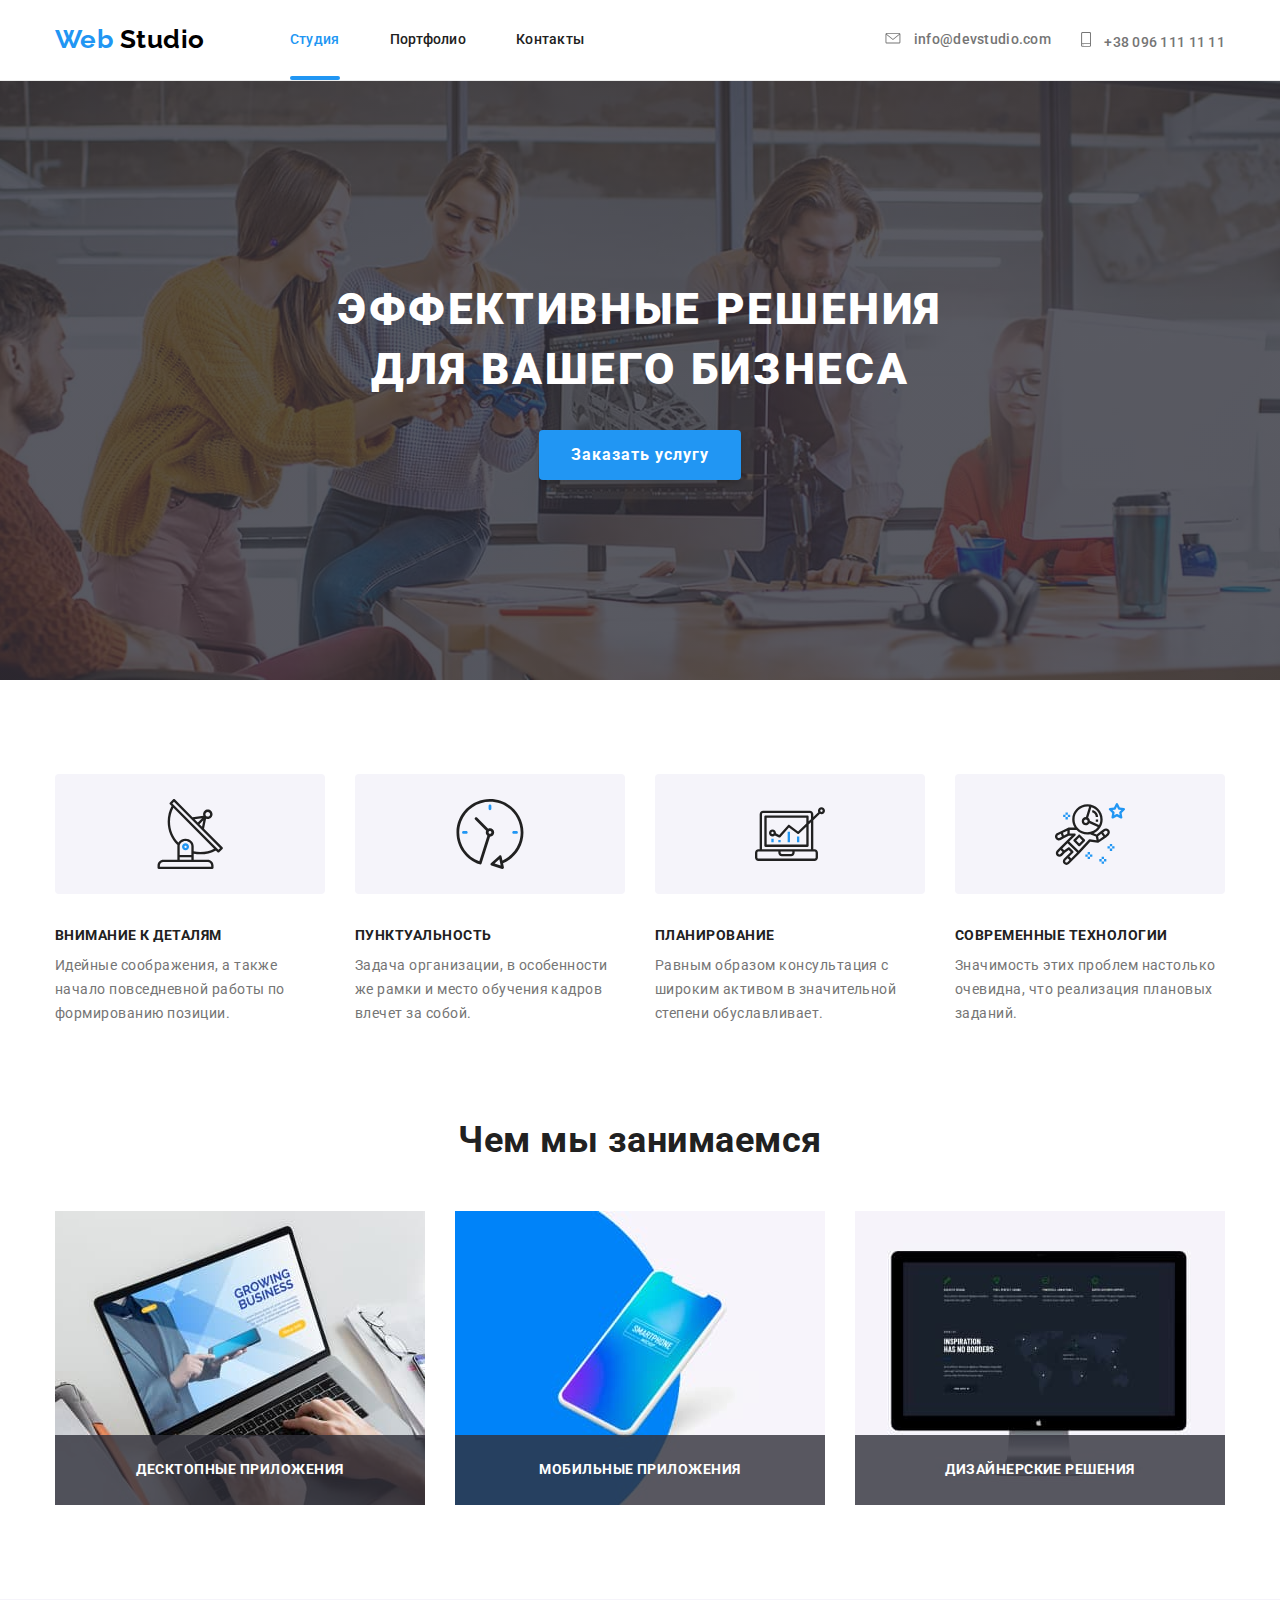
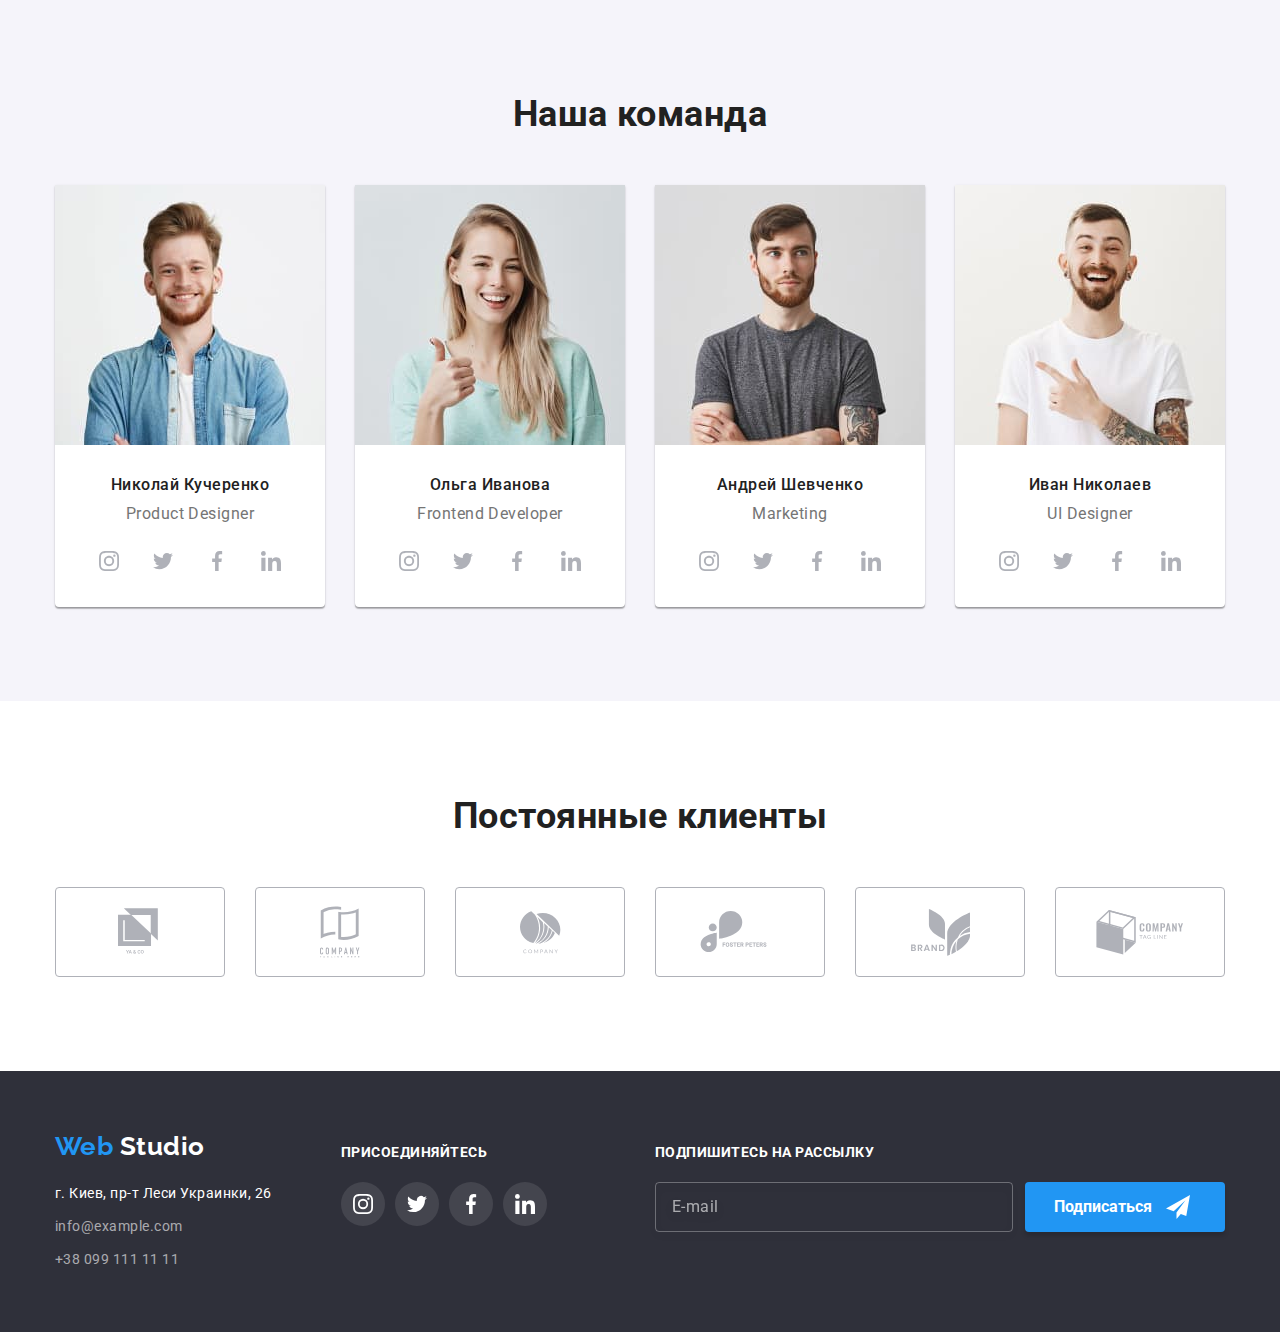
<file: index.html>
<!DOCTYPE html>
<html lang="ru">
  <head>
    <meta charset="UTF-8" />
    <meta name="viewport" content="width=device-width, initial-scale=1.0" />
    <title>Веб-студия</title>
    <link
      href="https://fonts.googleapis.com/css2?family=Raleway:wght@700&family=Roboto:wght@400;500;700;900&display=swap"
      rel="stylesheet"
    />
    <link rel="stylesheet" href="./css/normalize.css" />
    <link rel="stylesheet" href="./css/styles.css" />
  </head>

  <body>
    <!-- Шапка-->
    <header class="header">
      <div class="container">
        <nav class="navigation-panel">
          <a href="./index.html" lang="en" class="logo link"
            ><span class="accent">Web</span> Studio</a
          >
          <ul class="navigation-list list">
            <li class="navigation-list-item">
              <a
                href="./index.html"
                class="navigation-list-item-link link current"
                >Студия</a
              >
            </li>
            <li class="navigation-list-item">
              <a href="./portfolio.html" class="navigation-list-item-link link"
                >Портфолио</a
              >
            </li>
            <li class="navigation-list-item">
              <a href="" class="navigation-list-item-link link">Контакты</a>
            </li>
          </ul>
        </nav>

        <ul class="social-adress-list list">
          <li class="social-adress-list-item">
            <a
              href="mailto:info@devstudio.com"
              lang="en"
              class="social-adress-list-item-link link"
              aria-label="иконка почты"
              ><svg class="icon-email">
                <use href="./images/sprite.svg#icon-email"></use>
              </svg>
              info@devstudio.com
            </a>
          </li>
          <li class="social-adress-list-item">
            <a
              href="tel:+380961111111"
              class="social-adress-list-item-link link"
              aria-label="иконка телефона"
              ><svg class="icon-phone">
                <use href="./images/sprite.svg#icon-phone"></use>
              </svg>
              +38 096 111 11 11
            </a>
          </li>
        </ul>
      </div>
    </header>

    <main>
      <!--Герой секция-->
      <section class="hero">
        <div class="container">
          <h1 class="hero-title">
            Эффективные решения <br />для вашего бизнеса
          </h1>
          <button type="button" class="button">Заказать услугу</button>
        </div>
      </section>

      <!--Особенности-->
      <section class="features">
        <div class="container">
          <h2 hidden>Особенности</h2>
          <ul class="features-list list">
            <li class="features-list-item icon-antenna">
              <svg class="features-svg">
                <use href="./images/sprite.svg#icon-antenna"></use>
              </svg>
              <h3 class="features-list-item-title">Внимание к деталям</h3>
              <p class="features-list-item-text">
                Идейные соображения, а также начало повседневной работы по
                формированию позиции.
              </p>
            </li>
            <li class="features-list-item icon-clock">
              <svg class="features-svg">
                <use href="./images/sprite.svg#icon-clock"></use>
              </svg>
              <h3 class="features-list-item-title">Пунктуальность</h3>
              <p class="features-list-item-text">
                Задача организации, в особенности же рамки и место обучения
                кадров влечет за собой.
              </p>
            </li>
            <li class="features-list-item icon-desktop">
              <svg class="features-svg">
                <use href="./images/sprite.svg#icon-desktop"></use>
              </svg>
              <h3 class="features-list-item-title">Планирование</h3>
              <p class="features-list-item-text">
                Равным образом консультация с широким активом в значительной
                степени обуславливает.
              </p>
            </li>
            <li class="features-list-item icon-cosmonaut">
              <svg class="features-svg">
                <use href="./images/sprite.svg#icon-cosmonaut"></use>
              </svg>
              <h3 class="features-list-item-title">Современные технологии</h3>
              <p class="features-list-item-text">
                Значимость этих проблем настолько очевидна, что реализация
                плановых заданий.
              </p>
            </li>
          </ul>
        </div>
      </section>

      <!--Чем мы занимаемся-->
      <section class="services">
        <div class="container">
          <h2 class="title">Чем мы занимаемся</h2>
          <div class="container-list">
            <ul class="services-list list">
              <li class="services-list-item">
                <img
                  src="./images/working/notebook.jpg"
                  class="services-list-item-img"
                  alt="Ноутбук"
                  width="370"
                  height="294"
                />
                <p class="services-list-item-text">Десктопные приложения</p>
              </li>
              <li class="services-list-item">
                <img
                  src="./images/working/smartphone.jpg"
                  class="services-list-item-img"
                  alt="Смартфон"
                  width="370"
                  height="294"
                />
                <p class="services-list-item-text">Мобильные приложения</p>
              </li>
              <li class="services-list-item">
                <img
                  src="./images/working/computer.jpg"
                  class="services-list-item-img"
                  alt="Компьютер"
                  width="370"
                  height="294"
                />
                <p class="services-list-item-text">Дизайнерские решения</p>
              </li>
            </ul>
          </div>
        </div>
      </section>

      <!--Наша команда-->
      <section class="team">
        <div class="container">
          <h2 class="title">Наша команда</h2>
          <div class="container-team">
            <ul class="team-list list">
              <li class="team-list-item">
                <img
                  src="./images/team/photo1.jpg"
                  class="team-list-item-img"
                  alt="Фото Николая Кучеренко"
                  width="270"
                  height="260"
                />
                <h3 class="team-list-item-name">Николай Кучеренко</h3>
                <p class="team-list-item-position" lang="en">
                  Product Designer
                </p>
                <ul class="social-list list">
                  <li class="social-list-item">
                    <a
                      class="social-list-item-link"
                      href=""
                      target="_blank"
                      aria-label="ссылка на инстаграмм"
                      ><svg class="social-svg" width="20" height="20">
                        <use
                          href="./images/sprite.svg#icon-instagram"
                        ></use></svg
                    ></a>
                  </li>
                  <li class="social-list-item">
                    <a
                      class="social-list-item-link"
                      href=""
                      target="_blank"
                      aria-label="ссылка на твиттер"
                      ><svg class="social-svg" width="20" height="20">
                        <use href="./images/sprite.svg#icon-twitter"></use></svg
                    ></a>
                  </li>
                  <li class="social-list-item">
                    <a
                      class="social-list-item-link"
                      href=""
                      target="_blank"
                      aria-label="ссылка на фейсбук"
                      ><svg class="social-svg" width="20" height="20">
                        <use
                          href="./images/sprite.svg#icon-facebook"
                        ></use></svg
                    ></a>
                  </li>
                  <li class="social-list-item">
                    <a
                      class="social-list-item-link"
                      href=""
                      target="_blank"
                      aria-label="ссылка на линкедин"
                      ><svg class="social-svg" width="20" height="20">
                        <use
                          href="./images/sprite.svg#icon-linkedin"
                        ></use></svg
                    ></a>
                  </li>
                </ul>
              </li>
              <li class="team-list-item">
                <img
                  src="./images/team/photo2.jpg"
                  class="team-list-item-img"
                  alt="Фото Ольги Ивановой"
                  width="270"
                  height="260"
                />
                <h3 class="team-list-item-name">Ольга Иванова</h3>
                <p class="team-list-item-position" lang="en">
                  Frontend Developer
                </p>
                <ul class="social-list list">
                  <li class="social-list-item">
                    <a
                      class="social-list-item-link"
                      href=""
                      target="_blank"
                      aria-label="ссылка на инстаграмм"
                      ><svg class="social-svg" width="20" height="20">
                        <use
                          href="./images/sprite.svg#icon-instagram"
                        ></use></svg
                    ></a>
                  </li>
                  <li class="social-list-item">
                    <a
                      class="social-list-item-link"
                      href=""
                      target="_blank"
                      aria-label="ссылка на твиттер"
                      ><svg class="social-svg" width="20" height="20">
                        <use href="./images/sprite.svg#icon-twitter"></use></svg
                    ></a>
                  </li>
                  <li class="social-list-item">
                    <a
                      class="social-list-item-link"
                      href=""
                      target="_blank"
                      aria-label="ссылка на фейсбук"
                      ><svg class="social-svg" width="20" height="20">
                        <use
                          href="./images/sprite.svg#icon-facebook"
                        ></use></svg
                    ></a>
                  </li>
                  <li class="social-list-item">
                    <a
                      class="social-list-item-link"
                      href=""
                      target="_blank"
                      aria-label="ссылка на линкедин"
                      ><svg class="social-svg" width="20" height="20">
                        <use
                          href="./images/sprite.svg#icon-linkedin"
                        ></use></svg
                    ></a>
                  </li>
                </ul>
              </li>
              <li class="team-list-item">
                <img
                  src="./images/team/photo3.jpg"
                  class="team-list-item-img"
                  alt="Фото Андрея Шевченко"
                  width="270"
                  height="260"
                />
                <h3 class="team-list-item-name">Андрей Шевченко</h3>
                <p class="team-list-item-position" lang="en">Marketing</p>
                <ul class="social-list list">
                  <li class="social-list-item">
                    <a
                      class="social-list-item-link"
                      href=""
                      target="_blank"
                      aria-label="ссылка на инстаграмм"
                      ><svg class="social-svg" width="20" height="20">
                        <use
                          href="./images/sprite.svg#icon-instagram"
                        ></use></svg
                    ></a>
                  </li>
                  <li class="social-list-item">
                    <a
                      class="social-list-item-link"
                      href=""
                      target="_blank"
                      aria-label="ссылка на твиттер"
                      ><svg class="social-svg" width="20" height="20">
                        <use href="./images/sprite.svg#icon-twitter"></use></svg
                    ></a>
                  </li>
                  <li class="social-list-item">
                    <a
                      class="social-list-item-link"
                      href=""
                      target="_blank"
                      aria-label="ссылка на фейсбук"
                      ><svg class="social-svg" width="20" height="20">
                        <use
                          href="./images/sprite.svg#icon-facebook"
                        ></use></svg
                    ></a>
                  </li>
                  <li class="social-list-item">
                    <a
                      class="social-list-item-link"
                      href=""
                      target="_blank"
                      aria-label="ссылка на линкедин"
                      ><svg class="social-svg" width="20" height="20">
                        <use
                          href="./images/sprite.svg#icon-linkedin"
                        ></use></svg
                    ></a>
                  </li>
                </ul>
              </li>
              <li class="team-list-item">
                <img
                  src="./images/team/photo4.jpg"
                  class="team-list-item-img"
                  alt="Фото Ивана Николаева"
                  width="270"
                  height="260"
                />
                <h3 class="team-list-item-name">Иван Николаев</h3>
                <p class="team-list-item-position" lang="en">UI Designer</p>
                <ul class="social-list list">
                  <li class="social-list-item">
                    <a
                      class="social-list-item-link"
                      href=""
                      target="_blank"
                      aria-label="ссылка на инстаграмм"
                      ><svg class="social-svg" width="20" height="20">
                        <use
                          href="./images/sprite.svg#icon-instagram"
                        ></use></svg
                    ></a>
                  </li>
                  <li class="social-list-item">
                    <a
                      class="social-list-item-link"
                      href=""
                      target="_blank"
                      aria-label="ссылка на твиттер"
                      ><svg class="social-svg" width="20" height="20">
                        <use href="./images/sprite.svg#icon-twitter"></use></svg
                    ></a>
                  </li>
                  <li class="social-list-item">
                    <a
                      class="social-list-item-link"
                      href=""
                      target="_blank"
                      aria-label="ссылка на фейсбук"
                      ><svg class="social-svg" width="20" height="20">
                        <use
                          href="./images/sprite.svg#icon-facebook"
                        ></use></svg
                    ></a>
                  </li>
                  <li class="social-list-item">
                    <a
                      class="social-list-item-link"
                      href=""
                      target="_blank"
                      aria-label="ссылка на линкедин"
                      ><svg class="social-svg" width="20" height="20">
                        <use
                          href="./images/sprite.svg#icon-linkedin"
                        ></use></svg
                    ></a>
                  </li>
                </ul>
              </li>
            </ul>
          </div>
        </div>
      </section>

      <!--Постоянные клиенты-->
      <section class="clients">
        <div class="container">
          <h2 class="title">Постоянные клиенты</h2>
          <div class="container-clients">
            <ul class="clients-list list">
              <li class="clients-list-item">
                <a
                  class="clients-list-item-link link"
                  href=""
                  target="_blank"
                  aria-label="ссылка на сайт компании-клиента"
                >
                  <svg class="clients-svg clients1" width="44" height="49">
                    <use href="./images/sprite.svg#icon-clients1"></use>
                  </svg>
                </a>
              </li>
              <li class="clients-list-item">
                <a
                  class="clients-list-item-link link"
                  href=""
                  target="_blank"
                  aria-label="ссылка на сайт компании-клиента"
                  ><svg class="clients-svg clients2" width="40" height="52">
                    <use href="./images/sprite.svg#icon-clients2"></use></svg
                ></a>
              </li>
              <li class="clients-list-item">
                <a
                  class="clients-list-item-link link"
                  href=""
                  target="_blank"
                  aria-label="ссылка на сайт компании-клиента"
                  ><svg class="clients-svg clients3" width="41" height="43">
                    <use
                      href="./images/sprite.svg#icon-clients3"
                      width="41"
                      height="43"
                    ></use>
                  </svg>
                </a>
              </li>
              <li class="clients-list-item">
                <a
                  class="clients-list-item-link link"
                  href=""
                  target="_blank"
                  aria-label="ссылка на сайт компании-клиента"
                  ><svg class="clients-svg clients4" width="80" height="42">
                    <use href="./images/sprite.svg#icon-clients4"></use></svg
                ></a>
              </li>
              <li class="clients-list-item">
                <a
                  class="clients-list-item-link link"
                  href=""
                  target="_blank"
                  aria-label="ссылка на сайт компании-клиента"
                  ><svg class="clients-svg clients5" width="59" height="47">
                    <use href="./images/sprite.svg#icon-clients5"></use></svg
                ></a>
              </li>
              <li class="clients-list-item">
                <a
                  class="clients-list-item-link link"
                  href=""
                  target="_blank"
                  aria-label="ссылка на сайт компании-клиента"
                  ><svg class="clients-svg clients6" width="88" height="45">
                    <use href="./images/sprite.svg#icon-clients6"></use></svg
                ></a>
              </li>
            </ul>
          </div>
        </div>
      </section>
    </main>

    <!--Подвал-->
    <footer class="footer">
      <div class="container">
        <div class="contacts">
          <a href="./index.html" lang="en" class="logo link"
            ><span class="accent">Web</span> Studio</a
          >
          <ul class="contacts-list list">
            <li class="contacts-list-item">
              <address class="contacts-list-item-adress">
                г. Киев, пр-т Леси Украинки, 26
              </address>
            </li>
            <li class="contacts-list-item">
              <address class="contacts-list-item-adress">
                <a
                  class="contacts-list-item-adress-link link"
                  href="mailto:info@example.com"
                  lang="en"
                  >info@example.com</a
                >
              </address>
            </li>
            <li class="contacts-list-item">
              <address class="contacts-list-item-adress">
                <a
                  class="contacts-list-item-adress-link link"
                  href="tel:+380991111111"
                  >+38 099 111 11 11</a
                >
              </address>
            </li>
          </ul>
        </div>
        <div class="socials">
          <b class="appeal">присоединяйтесь</b>
          <ul class="socials-list list">
            <li class="socials-list-item">
              <a
                class="socials-list-item-link icon-instagram"
                href=""
                target="_blank"
                aria-label="ссылка на инстаграмм"
              ></a>
            </li>
            <li class="socials-list-item">
              <a
                class="socials-list-item-link icon-twitter"
                href=""
                target="_blank"
                aria-label="ссылка на твиттер"
              ></a>
            </li>
            <li class="socials-list-item">
              <a
                class="socials-list-item-link icon-facebook"
                href=""
                target="_blank"
                aria-label="ссылка на фейсбук"
              ></a>
            </li>
            <li class="socials-list-item">
              <a
                class="socials-list-item-link icon-linkedin"
                href=""
                target="_blank"
                aria-label="ссылка на линкедин"
              ></a>
            </li>
          </ul>
        </div>
        <div class="sender">
          <b class="appeal">Подпишитесь на рассылку</b>
          <div class="forms">
            <ul class="forms-list">
              <li class="e-mail">E-mail</li>
              <li class="button-form">
                <button class="button-form-send" type="button">
                  Подписаться
                </button>
              </li>
            </ul>
          </div>
        </div>
      </div>
    </footer>
  </body>
</html>
</file>
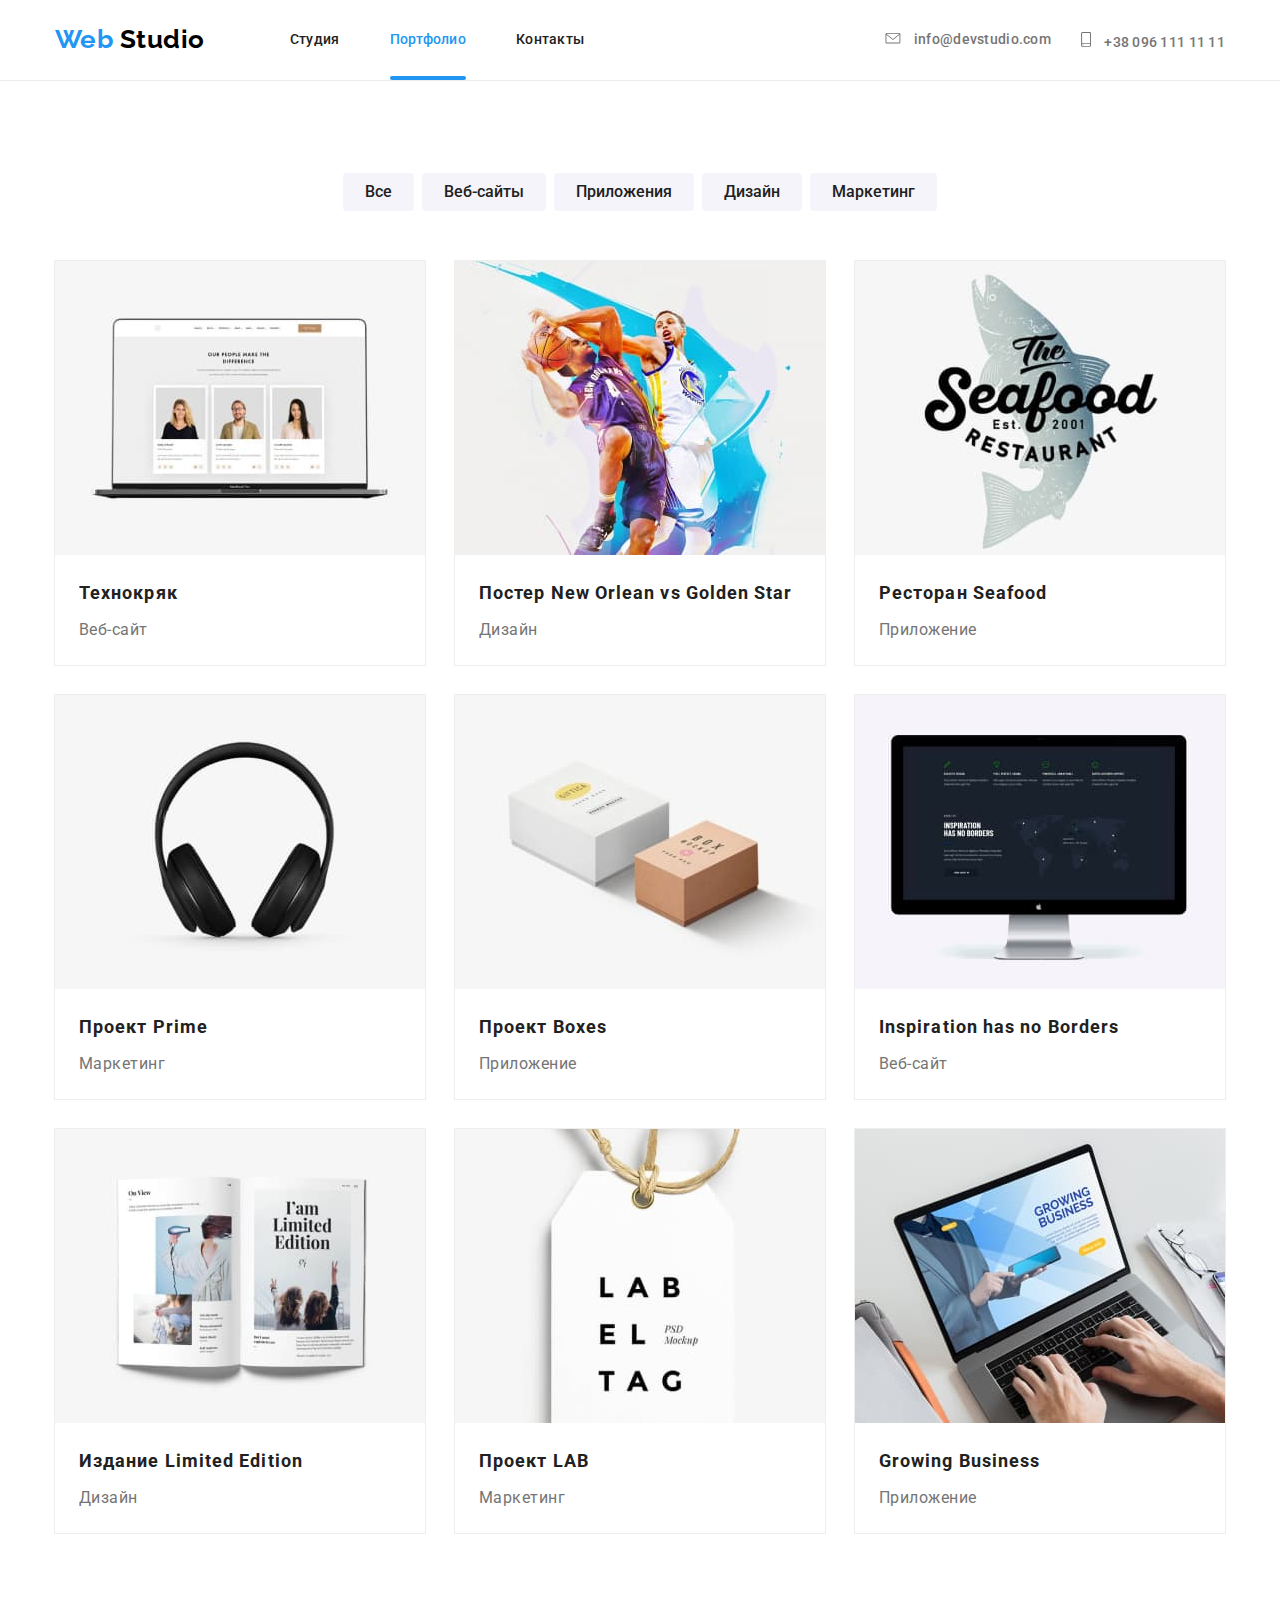
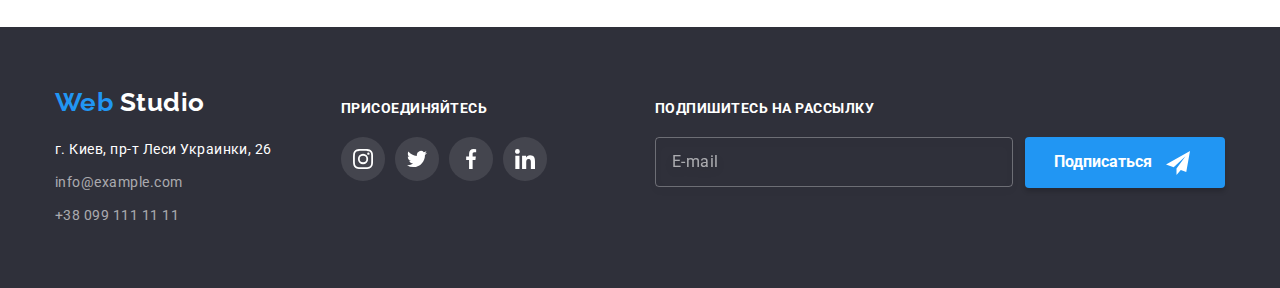
<file: portfolio.html>
<!DOCTYPE html>
<html lang="ru">
  <head>
    <meta charset="UTF-8" />
    <meta name="viewport" content="width=device-width, initial-scale=1.0" />
    <title>Портфолио</title>
    <link
      href="https://fonts.googleapis.com/css2?family=Raleway:wght@700&family=Roboto:wght@400;500;700;900&display=swap"
      rel="stylesheet"
    />
    <link rel="stylesheet" href="./css/normalize.css" />
    <link rel="stylesheet" href="./css/styles.css" />
  </head>

  <body>
    <!-- Шапка-->
    <header class="header">
      <div class="container">
        <nav class="navigation-panel">
          <a class="logo link" href="./index.html" lang="en"
            ><span class="accent">Web</span> Studio</a
          >
          <ul class="navigation-list list">
            <li class="navigation-list-item">
              <a href="./index.html" class="navigation-list-item-link link"
                >Студия</a
              >
            </li>
            <li class="navigation-list-item">
              <a
                href="./portfolio.html"
                class="navigation-list-item-link link current"
                >Портфолио</a
              >
            </li>
            <li class="navigation-list-item">
              <a href="" class="navigation-list-item-link link">Контакты</a>
            </li>
          </ul>
        </nav>

        <ul class="social-adress-list list">
          <li class="social-adress-list-item">
            <a
              href="mailto:info@devstudio.com"
              lang="en"
              class="social-adress-list-item-link link"
              aria-label="иконка почты"
              ><svg class="icon-email">
                <use href="./images/sprite.svg#icon-email"></use>
              </svg>
              info@devstudio.com
            </a>
          </li>
          <li class="social-adress-list-item">
            <a
              href="tel:+380961111111"
              class="social-adress-list-item-link link"
              aria-label="иконка телефона"
              ><svg class="icon-phone">
                <use href="./images/sprite.svg#icon-phone"></use>
              </svg>
              +38 096 111 11 11
            </a>
          </li>
        </ul>
      </div>
    </header>

    <main>
      <section class="portfolio">
        <h1 hidden>Портфолио работ</h1>
        <ul class="portfolio-filters-list list">
          <li class="portfolio-filters-list-item">
            <button class="filters-btn" type="button">Все</button>
          </li>
          <li class="portfolio-filters-list-item">
            <button class="filters-btn" type="button">Веб-сайты</button>
          </li>
          <li class="portfolio-filters-list-item">
            <button class="filters-btn" type="button">Приложения</button>
          </li>
          <li class="portfolio-filters-list-item">
            <button class="filters-btn" type="button">Дизайн</button>
          </li>
          <li class="portfolio-filters-list-item">
            <button class="filters-btn" type="button">Маркетинг</button>
          </li>
        </ul>
        <ul class="portfolio-example-list list">
          <li class="portfolio-example-list-item">
            <a class="portfolio-example-list-item-link link" href="">
              <div class="overlay-img">
                <img
                  class="portfolio-example-list-item-img"
                  src="./images/portfolio/portfolio-1.jpg"
                  alt="портфолио сайта технокряк"
                  width="370"
                  height="294"
                />
                <p class="portfolio-example-list-item-backend">
                  Технокряк это современная площадка распространения
                  коронавируса. Компании используют эту платформу для цифрового
                  шпионажа и атак на защищённые сервера конкурентов.
                </p>
              </div>
              <h2 class="portfolio-example-list-item-project">Технокряк</h2>
              <p class="portfolio-example-list-item-type">Веб-сайт</p>
            </a>
          </li>
          <li class="portfolio-example-list-item">
            <a class="portfolio-example-list-item-link link" href="">
              <div class="overlay-img">
                <img
                  class="portfolio-example-list-item-img"
                  src="./images/portfolio/portfolio-2.jpg"
                  alt="два парня играют в баскетбол"
                  width="370"
                  height="294"
                />
                <p class="portfolio-example-list-item-backend">
                  Технокряк это современная площадка распространения
                  коронавируса. Компании используют эту платформу для цифрового
                  шпионажа и атак на защищённые сервера конкурентов.
                </p>
              </div>
              <div class="overlay-border">
                <h2 class="portfolio-example-list-item-project">
                  Постер <span lang="en">New Orlean vs Golden Star</span>
                </h2>
                <p class="portfolio-example-list-item-type">Дизайн</p>
              </div>
            </a>
          </li>
          <li class="portfolio-example-list-item">
            <a class="portfolio-example-list-item-link link" href="">
              <div class="overlay-img">
                <img
                  class="portfolio-example-list-item-img"
                  src="./images/portfolio/portfolio-3.jpg"
                  alt="логотип ресторана сифуд"
                  width="370"
                  height="294"
                />
                <p class="portfolio-example-list-item-backend">
                  Технокряк это современная площадка распространения
                  коронавируса. Компании используют эту платформу для цифрового
                  шпионажа и атак на защищённые сервера конкурентов.
                </p>
              </div>
              <div class="overlay-border">
                <h2 class="portfolio-example-list-item-project">
                  Ресторан <span lang="en">Seafood</span>
                </h2>
                <p class="portfolio-example-list-item-type">Приложение</p>
              </div>
            </a>
          </li>
          <li class="portfolio-example-list-item">
            <a class="portfolio-example-list-item-link link" href="">
              <div class="overlay-img">
                <img
                  class="portfolio-example-list-item-img"
                  src="./images/portfolio/portfolio-4.jpg"
                  alt="большие наушники"
                  width="370"
                  height="294"
                />
                <p class="portfolio-example-list-item-backend">
                  Технокряк это современная площадка распространения
                  коронавируса. Компании используют эту платформу для цифрового
                  шпионажа и атак на защищённые сервера конкурентов.
                </p>
              </div>
              <div class="overlay-border">
                <h2 class="portfolio-example-list-item-project">
                  Проект <span lang="en">Prime</span>
                </h2>
                <p class="portfolio-example-list-item-type">Маркетинг</p>
              </div>
            </a>
          </li>
          <li class="portfolio-example-list-item">
            <a class="portfolio-example-list-item-link link" href="">
              <div class="overlay-img">
                <img
                  class="portfolio-example-list-item-img"
                  src="./images/portfolio/portfolio-5.jpg"
                  alt="две коробки"
                  width="370"
                  height="294"
                />
                <p class="portfolio-example-list-item-backend">
                  Технокряк это современная площадка распространения
                  коронавируса. Компании используют эту платформу для цифрового
                  шпионажа и атак на защищённые сервера конкурентов.
                </p>
              </div>
              <div class="overlay-border">
                <h2 class="portfolio-example-list-item-project">
                  Проект <span lang="en">Boxes</span>
                </h2>
                <p class="portfolio-example-list-item-type">Приложение</p>
              </div>
            </a>
          </li>
          <li class="portfolio-example-list-item">
            <a class="portfolio-example-list-item-link link" href="">
              <div class="overlay-img">
                <img
                  class="portfolio-example-list-item-img"
                  src="./images/portfolio/portfolio-6.jpg"
                  alt="монитор компьютера"
                  width="370"
                  height="294"
                />
                <p class="portfolio-example-list-item-backend">
                  Технокряк это современная площадка распространения
                  коронавируса. Компании используют эту платформу для цифрового
                  шпионажа и атак на защищённые сервера конкурентов.
                </p>
              </div>
              <div class="overlay-border">
                <h2 class="portfolio-example-list-item-project">
                  Inspiration has no Borders
                </h2>
                <p class="portfolio-example-list-item-type">Веб-сайт</p>
              </div>
            </a>
          </li>
          <li class="portfolio-example-list-item">
            <a class="portfolio-example-list-item-link link" href="">
              <div class="overlay-img">
                <img
                  class="portfolio-example-list-item-img"
                  src="./images/portfolio/portfolio-7.jpg"
                  alt="разворот журнала"
                  width="370"
                  height="294"
                />
                <p class="portfolio-example-list-item-backend">
                  Технокряк это современная площадка распространения
                  коронавируса. Компании используют эту платформу для цифрового
                  шпионажа и атак на защищённые сервера конкурентов.
                </p>
              </div>
              <div class="overlay-border">
                <h2 class="portfolio-example-list-item-project">
                  Издание <span lang="en">Limited Edition</span>
                </h2>
                <p class="portfolio-example-list-item-type">Дизайн</p>
              </div>
            </a>
          </li>
          <li class="portfolio-example-list-item">
            <a class="portfolio-example-list-item-link link" href="">
              <div class="overlay-img">
                <img
                  class="portfolio-example-list-item-img"
                  src="./images/portfolio/portfolio-8.jpg"
                  alt="бирка лаб"
                  width="370"
                  height="294"
                />
                <p class="portfolio-example-list-item-backend">
                  Технокряк это современная площадка распространения
                  коронавируса. Компании используют эту платформу для цифрового
                  шпионажа и атак на защищённые сервера конкурентов.
                </p>
              </div>
              <div class="overlay-border">
                <h2 class="portfolio-example-list-item-project">
                  Проект <span lang="en">LAB</span>
                </h2>
                <p class="portfolio-example-list-item-type">Маркетинг</p>
              </div>
            </a>
          </li>
          <li class="portfolio-example-list-item">
            <a class="portfolio-example-list-item-link link" href="">
              <div class="overlay-img">
                <img
                  class="portfolio-example-list-item-img"
                  src="./images/portfolio/portfolio-9.jpg"
                  alt="парень печатает на ноутбуке"
                  width="370"
                  height="294"
                />
                <p class="portfolio-example-list-item-backend">
                  Технокряк это современная площадка распространения
                  коронавируса. Компании используют эту платформу для цифрового
                  шпионажа и атак на защищённые сервера конкурентов.
                </p>
              </div>
              <div class="overlay-border">
                <h2 class="portfolio-example-list-item-project" lang="en">
                  Growing Business
                </h2>
                <p class="portfolio-example-list-item-type">Приложение</p>
              </div>
            </a>
          </li>
        </ul>
      </section>
    </main>

    <!--Подвал-->
    <footer class="footer">
      <div class="container">
        <div class="contacts">
          <a href="./index.html" lang="en" class="logo link"
            ><span class="accent">Web</span> Studio</a
          >
          <ul class="contacts-list list">
            <li class="contacts-list-item">
              <address class="contacts-list-item-adress">
                г. Киев, пр-т Леси Украинки, 26
              </address>
            </li>
            <li class="contacts-list-item">
              <address class="contacts-list-item-adress">
                <a
                  class="contacts-list-item-adress-link link"
                  href="mailto:info@example.com"
                  lang="en"
                  >info@example.com</a
                >
              </address>
            </li>
            <li class="contacts-list-item">
              <address class="contacts-list-item-adress">
                <a
                  class="contacts-list-item-adress-link link"
                  href="tel:+380991111111"
                  >+38 099 111 11 11</a
                >
              </address>
            </li>
          </ul>
        </div>
        <div class="socials">
          <b class="appeal">присоединяйтесь</b>
          <ul class="socials-list list">
            <li class="socials-list-item">
              <a
                class="socials-list-item-link icon-instagram"
                href=""
                target="_blank"
                aria-label="ссылка на инстаграмм"
              ></a>
            </li>
            <li class="socials-list-item">
              <a
                class="socials-list-item-link icon-twitter"
                href=""
                target="_blank"
                aria-label="ссылка на твиттер"
              ></a>
            </li>
            <li class="socials-list-item">
              <a
                class="socials-list-item-link icon-facebook"
                href=""
                target="_blank"
                aria-label="ссылка на фейсбук"
              ></a>
            </li>
            <li class="socials-list-item">
              <a
                class="socials-list-item-link icon-linkedin"
                href=""
                target="_blank"
                aria-label="ссылка на линкедин"
              ></a>
            </li>
          </ul>
        </div>
        <div class="sender">
          <b class="appeal">Подпишитесь на рассылку</b>
          <div class="forms">
            <ul class="forms-list">
              <li class="e-mail">E-mail</li>
              <li class="button-form">
                <button class="button-form-send" type="button">
                  Подписаться
                </button>
              </li>
            </ul>
          </div>
        </div>
      </div>
    </footer>
  </body>
</html>
</file>
<file: css/styles.css>
:root {
  --main-font: "Roboto", sans-serif;
  --secondary-text-color: #757575;
  --first-text-color: #212121;
  --accent-color: #2196f3;
  --footer-bg-color: #2f303a;
  --footer-contact-color: rgba(255, 255, 255, 0.6);
}

body {
  font-family: var(--main-font);
  background-color: #ffffff;
  letter-spacing: 0.03em;
}

.link {
  text-decoration: none;
  display: block;
  cursor: pointer;
}

ul,
li,
h1,
h2,
h3,
p {
  margin: 0;
  padding: 0;
}

img {
  display: block;
}

button {
  margin: 0;
  padding: 0;
  border: 0;
}

/* Шапка */

.header {
  outline: 1px solid #ececec;
}

.header .container {
  display: flex;
  width: 1170px;
  padding-left: 15px;
  padding-right: 15px;
  margin-left: auto;
  margin-right: auto;
  justify-content: space-between;
}

.navigation-panel {
  display: flex;
  align-items: center;
  vertical-align: middle;
}

.navigation-list {
  display: flex;
}

.logo {
  font-family: Raleway;
  font-style: normal;
  font-weight: 700;
  font-size: 26px;
  line-height: 1.19;
  color: #000000;
  margin-right: 85px;
  padding-bottom: 25px;
  padding-top: 24px;
}

.header .current {
  color: var(--accent-color);
}

.current::after {
  content: "";
  display: block;
  width: 100%;

  height: 4px;
  background-color: var(--accent-color);
  border-radius: 2px;
  margin-top: 28px;
}

.list {
  list-style: none;
}

.navigation-list-item {
  align-content: center;
}

.navigation-list-item-link,
.social-adress-list-item-link {
  font-weight: 500;
  font-size: 14px;
  line-height: 1.14;
  letter-spacing: 0.02em;
  color: var(--first-text-color);
  padding-top: 32px;
  transition: color 250ms cubic-bezier(0.4, 0, 0.2, 1);
}

.navigation-list-item:not(:last-child) {
  margin-right: 50px;
}

.accent,
.navigation-list-item-link:hover,
.navigation-list-item-link:focus,
.social-adress-list-item-link:hover,
.social-adress-list-item-link:focus,
.contacts-list-item-adress-link:hover,
.contacts-list-item-adress-link:focus {
  color: var(--accent-color);
}

.navigation-list-item-link::after {
  content: "";
  display: block;
  width: 100%;
  height: 4px;
  background-color: none;
  border-radius: 2px;
  margin-top: 28px;
}

.social-adress-list-item-link {
  color: var(--secondary-text-color);
}

.icon-email {
  width: 16px;
  height: 11.2px;
}

.icon-phone {
  width: 10px;
  height: 14.94px;
}

.icon-email,
.icon-phone {
  margin-right: 10px;
  fill: var(--secondary-text-color);

  transition: fill 250ms cubic-bezier(0.4, 0, 0.2, 1);
}

.social-adress-list-item-link:hover .icon-email,
.social-adress-list-item-link:hover .icon-phone {
  fill: var(--accent-color);
}

.social-adress-list {
  display: flex;
  justify-content: center;
}

.social-adress-list-item:not(:last-child) {
  margin-right: 30px;
}

/* Секция-герой */

.hero .container {
  display: flex;
  flex-direction: column;
  background-color: #757579;
  background-image: linear-gradient(
      rgba(47, 48, 58, 0.8),
      rgba(47, 48, 58, 0.8)
    ),
    url("../images/hero/bg.jpg");
  background-repeat: no-repeat;
  background-size: cover;
  max-width: 1600px;
  background-position: center;
  height: 600px;
  margin-left: auto;
  margin-right: auto;
}

.hero-title {
  width: 1170px;
  padding-left: 15px;
  padding-right: 15px;
  padding-top: 200px;
  margin-bottom: 30px;
  margin-left: auto;
  margin-right: auto;

  font-weight: 900;
  font-size: 44px;
  line-height: 1.36;
  text-align: center;
  letter-spacing: 0.06em;
  text-transform: uppercase;
  color: #ffffff;
}

.button {
  font-weight: 700;
  font-size: 16px;
  line-height: 1.88;
  display: block;
  text-align: center;
  letter-spacing: 0.06em;
  color: #ffffff;
  background-color: var(--accent-color);
  min-width: 200px;
  height: 50px;
  padding: 10px 32px;
  border-radius: 4px;
  box-shadow: 0px 4px 4px rgba(0, 0, 0, 0.15);
  margin-top: 30px auto;
  margin-left: auto;
  margin-right: auto;
}

/* Особенности */

.features .container {
  width: 1170px;
  padding-left: 15px;
  padding-right: 15px;
  margin-left: auto;
  margin-right: auto;
}

.features-list {
  display: flex;
  justify-content: space-between;
  padding-top: 94px;
}

.features-list-item {
  width: 270px;
  height: 251px;
}

.features-svg {
  width: 70px;
  height: 70px;
  padding: 25px 100px;
  background-color: #f5f4fa;
  border-radius: 4px;
  margin-bottom: 30px;
}

.features-list-item-title {
  font-weight: 700;
  font-size: 14px;
  line-height: 1.14;
  text-transform: uppercase;
  color: var(--first-text-color);
}

.features-list-item-text {
  font-weight: 400;
  font-size: 14px;
  line-height: 1.71;
  color: var(--secondary-text-color);
  margin-top: 10px;
}

/* Чем мы занимаемся */

.services .container {
  width: 1170px;
  padding-left: 15px;
  padding-right: 15px;
  margin-left: auto;
  margin-right: auto;
}

.title {
  font-weight: 700;
  font-size: 36px;
  line-height: 1.17;
  text-align: center;
  color: var(--first-text-color);
  padding-top: 94px;
  margin-bottom: 50px;
}

.services-list {
  display: flex;
  justify-content: space-between;
  padding-bottom: 94px;
}

.services-list-item {
  position: relative;
  width: 370px;
}

.services-list-item-text {
  position: absolute;
  bottom: 0;
  width: 100%;
  font-weight: 700;
  font-size: 14px;
  line-height: 1.14;
  text-align: center;
  text-transform: uppercase;
  color: #ffffff;
  background-color: rgba(47, 48, 58, 0.8);
  padding-top: 27px;
  padding-bottom: 27px;
}

/* Наша команда */

.team {
  background-color: #f5f4fa;
}

.team .container {
  width: 1170px;
  padding-left: 15px;
  padding-right: 15px;
  margin-left: auto;
  margin-right: auto;
}

.team-list {
  display: flex;
  justify-content: space-between;
  padding-bottom: 94px;
}

.team-list-item {
  width: 270px;
  height: 422px;
  background: #ffffff;
  box-shadow: 0px 2px 1px rgba(0, 0, 0, 0.2), 0px 1px 1px rgba(0, 0, 0, 0.14),
    0px 1px 3px rgba(0, 0, 0, 0.12);
  border-radius: 0px 0px 4px 4px;
}

.team-list-item-name {
  font-weight: 500;
  font-size: 16px;
  line-height: 1.19;
  text-align: center;
  color: var(--first-text-color);
  margin-top: 30px;
}

.team-list-item-position {
  font-weight: 400;
  font-size: 16px;
  line-height: 1.19;
  text-align: center;
  color: var(--secondary-text-color);
  margin-top: 10px;
}

.social-list {
  display: flex;
  justify-content: center;
  margin-top: 16px;
  padding-right: 32px;
  padding-left: 32px;
  padding-bottom: 24px;
}

.social-list-item-link {
  display: flex;
  justify-content: center;
  align-items: center;
  padding: 12px;
  width: 20px;
  height: 20px;
  border-radius: 50%;

  transition: background-color 250ms cubic-bezier(0.4, 0, 0.2, 1);
}

.social-list-item:not(:last-child) {
  margin-right: 10px;
}

.social-svg {
  fill: #afb1b8;
  position: center;

  transition: fill 250ms cubic-bezier(0.4, 0, 0.2, 1);
}

.social-list-item-link:hover {
  background-color: var(--accent-color);
}

.social-list-item-link:hover .social-svg {
  fill: #ffffff;
}

/* Постоянные клиенты */

.clients .container {
  width: 1170px;
  padding-left: 15px;
  padding-right: 15px;
  margin-left: auto;
  margin-right: auto;
}

.clients-list {
  display: flex;
  justify-content: space-between;
  padding-bottom: 94px;
}

.clients-list-item:hover {
  border-color: var(--accent-color);
}

.clients-list-item-link {
  box-sizing: border-box;
  display: flex;
  width: 170px;
  height: 90px;
  border: 1px solid #afb1b8;
  border-radius: 4px;
  align-items: center;
  justify-content: center;

  transition: border 250ms cubic-bezier(0.4, 0, 0.2, 1);
}

.clients-list-item-link:hover {
  border-color: var(--accent-color);
}

.clients-svg {
  fill: #afb1b8;

  transition: fill 250ms cubic-bezier(0.4, 0, 0.2, 1);
}

.clients-list-item-link:hover .clients-svg {
  fill: var(--accent-color);
}

/* Подвал */

.footer {
  background-color: #2f303a;
}

.footer .container {
  width: 1170px;
  padding-left: 15px;
  padding-right: 15px;
  margin-left: auto;
  margin-right: auto;
  display: flex;
}

.contacts {
  margin-right: 69px;
  padding-bottom: 60px;
}

.footer .logo {
  color: #ffffff;
  padding-bottom: 20px;
  padding-top: 60px;
  margin-right: 0;
}

.contacts-list-item:not(:last-child) {
  margin-bottom: 9px;
}

.contacts-list-item-adress,
.contacts-list-item-adress-link {
  font-style: normal;
  font-weight: 400;
  font-size: 14px;
  line-height: 1.71;
  color: #ffffff;
}

.contacts-list-item-adress-link {
  color: rgba(255, 255, 255, 0.6);
}

.appeal {
  font-weight: 700;
  font-size: 14px;
  line-height: 1.14;
  text-transform: uppercase;
  color: #ffffff;
}

.socials {
  padding-top: 72px;
  padding-bottom: 100px;
}

.socials .socials-list {
  display: flex;
  margin-top: 20px;
}

.socials .socials-list-item-link {
  display: inline-block;
  width: 44px;
  height: 44px;
  background-color: rgba(255, 255, 255, 0.1);
  border-radius: 50%;
  background-repeat: no-repeat;
  background-position: center;

  transition: background-color 250ms cubic-bezier(0.4, 0, 0.2, 1);
}

.socials-list-item-link:hover,
.socials-list-item-link:focus {
  background-color: var(--accent-color);
}

.icon-instagram {
  background-image: url("../images/icons/instagram.svg");
}

.icon-twitter {
  background-image: url("../images/icons/twitter.svg");
}

.icon-facebook {
  background-image: url("../images/icons/facebook.svg");
}

.icon-linkedin {
  background-image: url("../images/icons/linkedin.svg");
}

.socials-list-item:not(:last-child) {
  margin-right: 10px;
}

.sender {
  padding-top: 72px;
  margin-left: auto;
}

.forms {
  margin-top: 20px;
}

.forms-list {
  display: flex;
  list-style: none;
}

.e-mail {
  width: 358px;
  height: 50px;
  border: 1px solid rgba(255, 255, 255, 0.3);
  box-sizing: border-box;
  filter: drop-shadow(0px 4px 4px rgba(0, 0, 0, 0.15));
  border-radius: 4px;
  color: rgba(255, 255, 255, 0.6);
  padding-top: 15px;
  padding-left: 16px;
  padding-right: 15px;
  margin-right: 12px;
}

.button-form-send {
  font-weight: 700;
  font-size: 16px;
  line-height: 1.88;
  color: #ffffff;
  background-color: var(--accent-color);
  padding-top: 10px;
  padding-bottom: 10px;
  padding-left: 29px;
  box-shadow: 0px 4px 4px rgba(0, 0, 0, 0.15);
  border-radius: 4px;
  min-width: 200px;
  text-align: left;
}

.button-form-send::after {
  content: "";
  display: inline-block;
  vertical-align: middle;
  width: 24px;
  height: 24px;
  background-image: url("../images/icons/send.svg");
  margin-left: 10px;
}

/* Портфолио */

.filters-btn {
  font-weight: 500;
  font-size: 16px;
  line-height: 1.63;
  text-align: center;
  color: var(--first-text-color);
  background-color: #f5f4fa;
  padding: 6px 22px;
  border-radius: 4px;
  cursor: pointer;

  transition: background-color 250ms cubic-bezier(0.4, 0, 0.2, 1),
    color 250ms cubic-bezier(0.4, 0, 0.2, 1);
}

.filters-btn:hover,
.filters-btn:focus {
  color: #ffffff;
  background-color: var(--accent-color);
}

/* Портфолио-фильтр */

.portfolio-filters-list {
  display: flex;
  justify-content: center;
  padding-top: 93px;
  padding-bottom: 50px;
  width: 1170px;
  padding-left: 15px;
  padding-right: 15px;
  margin-left: auto;
  margin-right: auto;
}

.portfolio-filters-list-item:not(:last-child) {
  margin-right: 8px;
}

/* Портфолио-работы */

.portfolio-example-list {
  display: flex;
  width: 1170px;
  padding-left: 15px;
  padding-right: 15px;
  margin-left: auto;
  margin-right: auto;

  justify-content: center;
  flex-wrap: wrap;
  padding-bottom: 94px;
}

.portfolio-example-list-item {
  width: 370px;
  height: 404px;

  box-sizing: border-box;
  margin-right: 30px;
  margin-bottom: 30px;
  outline: 1px solid #eeeeee;
  box-sizing: border-box;
}

.portfolio-example-list-item:hover {
  box-shadow: 1px 4px 6px rgba(0, 0, 0, 0.16), 0px 4px 4px rgba(0, 0, 0, 0.06),
    0px 1px 1px rgba(0, 0, 0, 0.12);
}

.portfolio-example-list-item-link:hover .portfolio-example-list-item-backend {
  opacity: 1;
  transform: translateY(0);
}

.portfolio-example-list-item-project {
  padding-top: 20px;
  padding-left: 24px;
  padding-right: 24px;

  font-weight: 700;
  font-size: 18px;
  line-height: 2;
  letter-spacing: 0.06em;
  color: var(--first-text-color);
}

.portfolio-example-list-item:nth-child(3n) {
  margin-right: 0;
}

.portfolio-example-list-item:nth-last-child(-n + 3) {
  margin-bottom: 0;
}

.portfolio-example-list-item-type {
  margin-top: 4px;
  padding-left: 24px;
  padding-right: 24px;
  padding-bottom: 20px;

  font-weight: 400;
  font-size: 16px;
  line-height: 1.88;
  color: var(--secondary-text-color);
}

.portfolio-example-list-item-backend {
  position: absolute;
  display: flex;
  align-items: center;
  padding-left: 24px;
  padding-right: 24px;
  height: 100%;
  top: 0;
  left: 0;
  font-weight: 400;
  font-size: 18px;
  line-height: 1.56;
  color: #ffffff;
  background-color: rgba(33, 150, 243, 0.9);

  transform: translateY(100%);
  transition: transform 250ms cubic-bezier(0.4, 0, 0.2, 1);
}

.overlay-img {
  position: relative;
  overflow: hidden;
}
</file>
